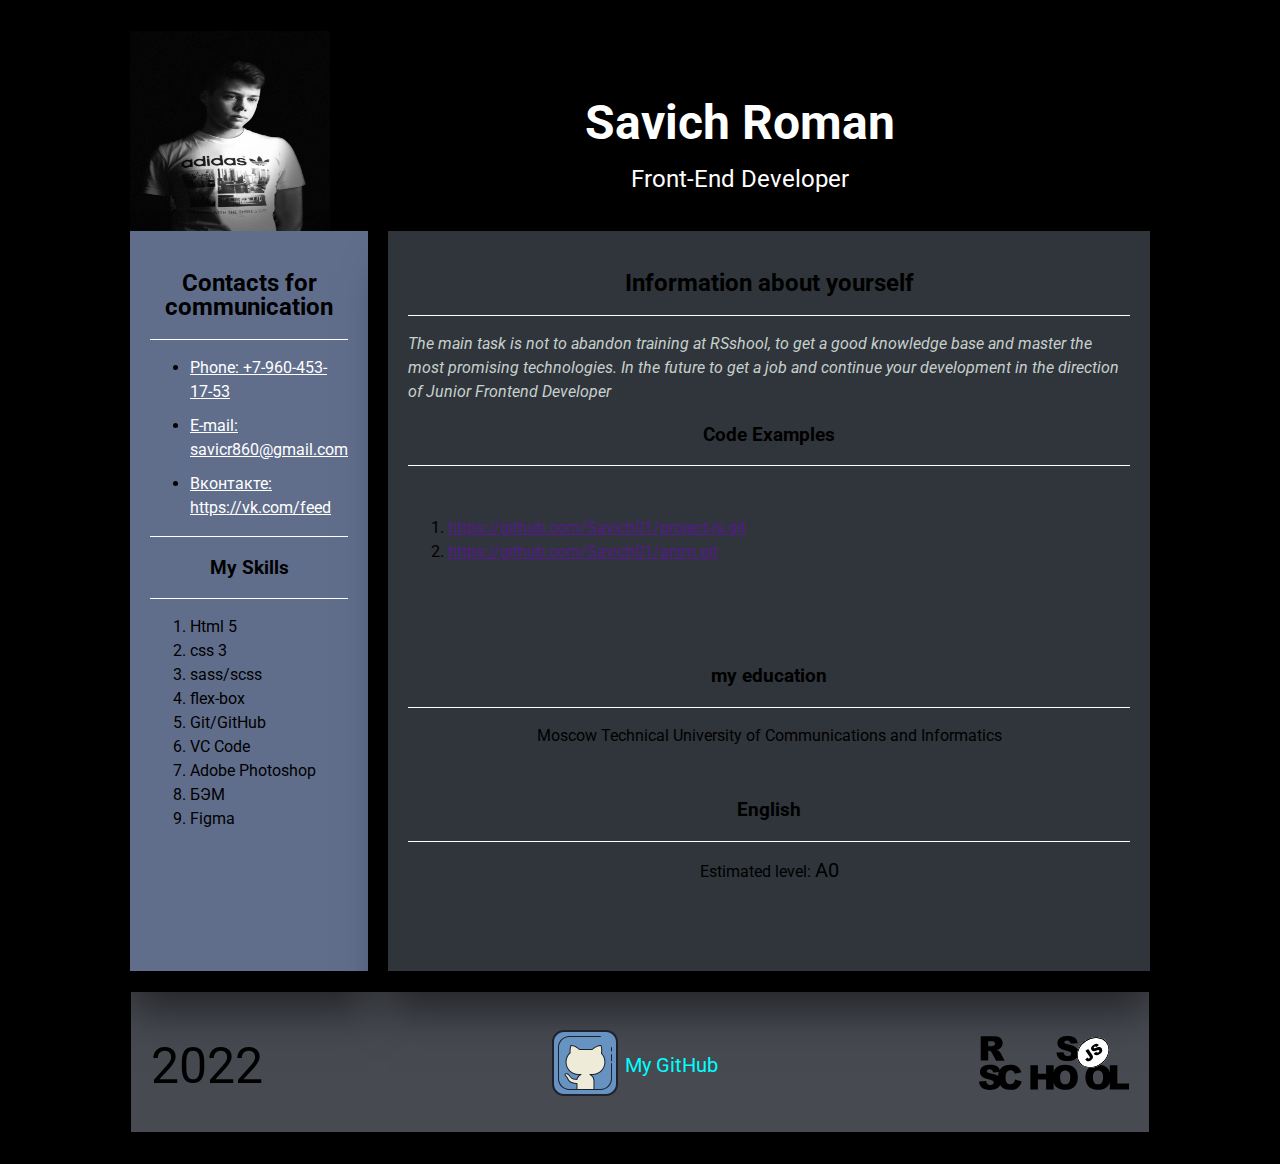
<file: index.html>
<!DOCTYPE html>
<html lang="en">
<head>
  <meta charset="UTF-8">
  <meta http-equiv="X-UA-Compatible" content="IE=edge">
  <meta name="viewport" content="width=device-width, initial-scale=1.0">
  <title>CV</title>
  <link rel="stylesheet" href="css/style.css">
  <link rel="preconnect" href="https://fonts.gstatic.com">
  <link href="https://fonts.googleapis.com/css2?family=Roboto:wght@100;300;500;700&display=swap" rel="stylesheet">
</head>
<body>
  
  <div class="wrapper">
    <header class="header">
      <div class="container">
        <div class="header-top">
          <div class="header-row">
            <div class="header-top__profile">
              <h1 class="header-top__title">Savich Roman</h1>
              <span>Front-End Developer</span>
            </div>
            <div class="header-top__images">
              <img class="header-top__img" src="images/img/my-photo.jpg" width="200" height="200" alt="My-photo">
            </div>
          </div>
        </div>
      </div>
    </header>
    <main class="main">
      <div class="main__row">
        <div class="sidebar">
          <div class="sidebar__title">
            <h2 class="title">Contacts for communication</h2>
          </div>
          <nav class="menu">
            <ul class="sidebar__list">
              <li class="sidebar__item">
                <a class="sidebar__link" href="tel:+79604531753">Phone: +7-960-453-17-53</a>
              </li>
              <li class="sidebar__item">
                <a class="sidebar__link" href="email:savicr860@gmail.com">E-mail: savicr860@gmail.com</a>
              </li>
              <li class="sidebar__item">
                <a class="sidebar__link" href="https://vk.com/feed">Вконтакте: https://vk.com/feed</a>
              </li>
            </ul>
          </nav>
          <section class="skills">
            <div class="skills-title">
              <h3 class="title">
                My Skills
              </h3>
            </div>
            <ol class="skills__list">
              <li class="skills__item">Html 5</li>
              <li class="skills__item">css 3</li>
              <li class="skills__item">sass/scss</li>
              <li class="skills__item">flex-box</li>
              <li class="skills__item">Git/GitHub</li>
              <li class="skills__item">VC Code</li>
              <li class="skills__item">Adobe Photoshop</li>
              <li class="skills__item">БЭМ</li>
              <li class="skills__item">Figma</li>
            </ol>
          </section>
        </div>
        <div class="content">
          <div class="content__title">
            <h2 class="title">Information about yourself</h2>
          </div>
            <p class="content__text">
              <i>
                The main task is not to abandon training at RSshool, to get a good knowledge base and master the most promising
                technologies. In the future to get a job and continue your development in the direction of Junior Frontend Developer
              </i>
            </p>
            <section class="code">
              <div class="code__subtitle">
                  <h3 class="subtitle">
                    Code Examples
                  </h3>
                </div>
                <div class="link">
                  <ol class="code__list">
                    <li class="code__item">
                      <a class="code__link" href="">https://github.com/Savich01/project-js.git</a>
                    </li>
                    <li class="code__item">
                      <a class="code__link" href="">https://github.com/Savich01/anim.git</a>
                    </li>
                  </ol>
                </div>
            </section>
            <section class="education">
              <div class="education__inner">
                <h3 class="education__title">my education</h3>
              </div>
              <p class="education__text">
                Moscow Technical University of Communications and Informatics
              </p>
            </section>
            <section class="english">
              <div class="english__inner">
                <h3 class="english__title">English</h3>
              </div>
              <p class="english__text">
                Estimated level:
                <span>A0</span>
              </p>
            </section>
        </div>
      </div>
    </main>
    <footer class="footer">
      <div class="footer__inner">
        <div class="footer__title">2022</div>
        <div class="footer__link">
          <a class="footer__git" href="https://github.com/Savich01">My GitHub</a>
        </div>
        <a class="images" href="https://rs.school/js/">
          <img class="footer__img" src="images/icons/rs_school_js.svg" alt="rs_school" width="150" height="100">
        </a>
      </div>
    </footer>
  </div>
</body>
</html>
</file>
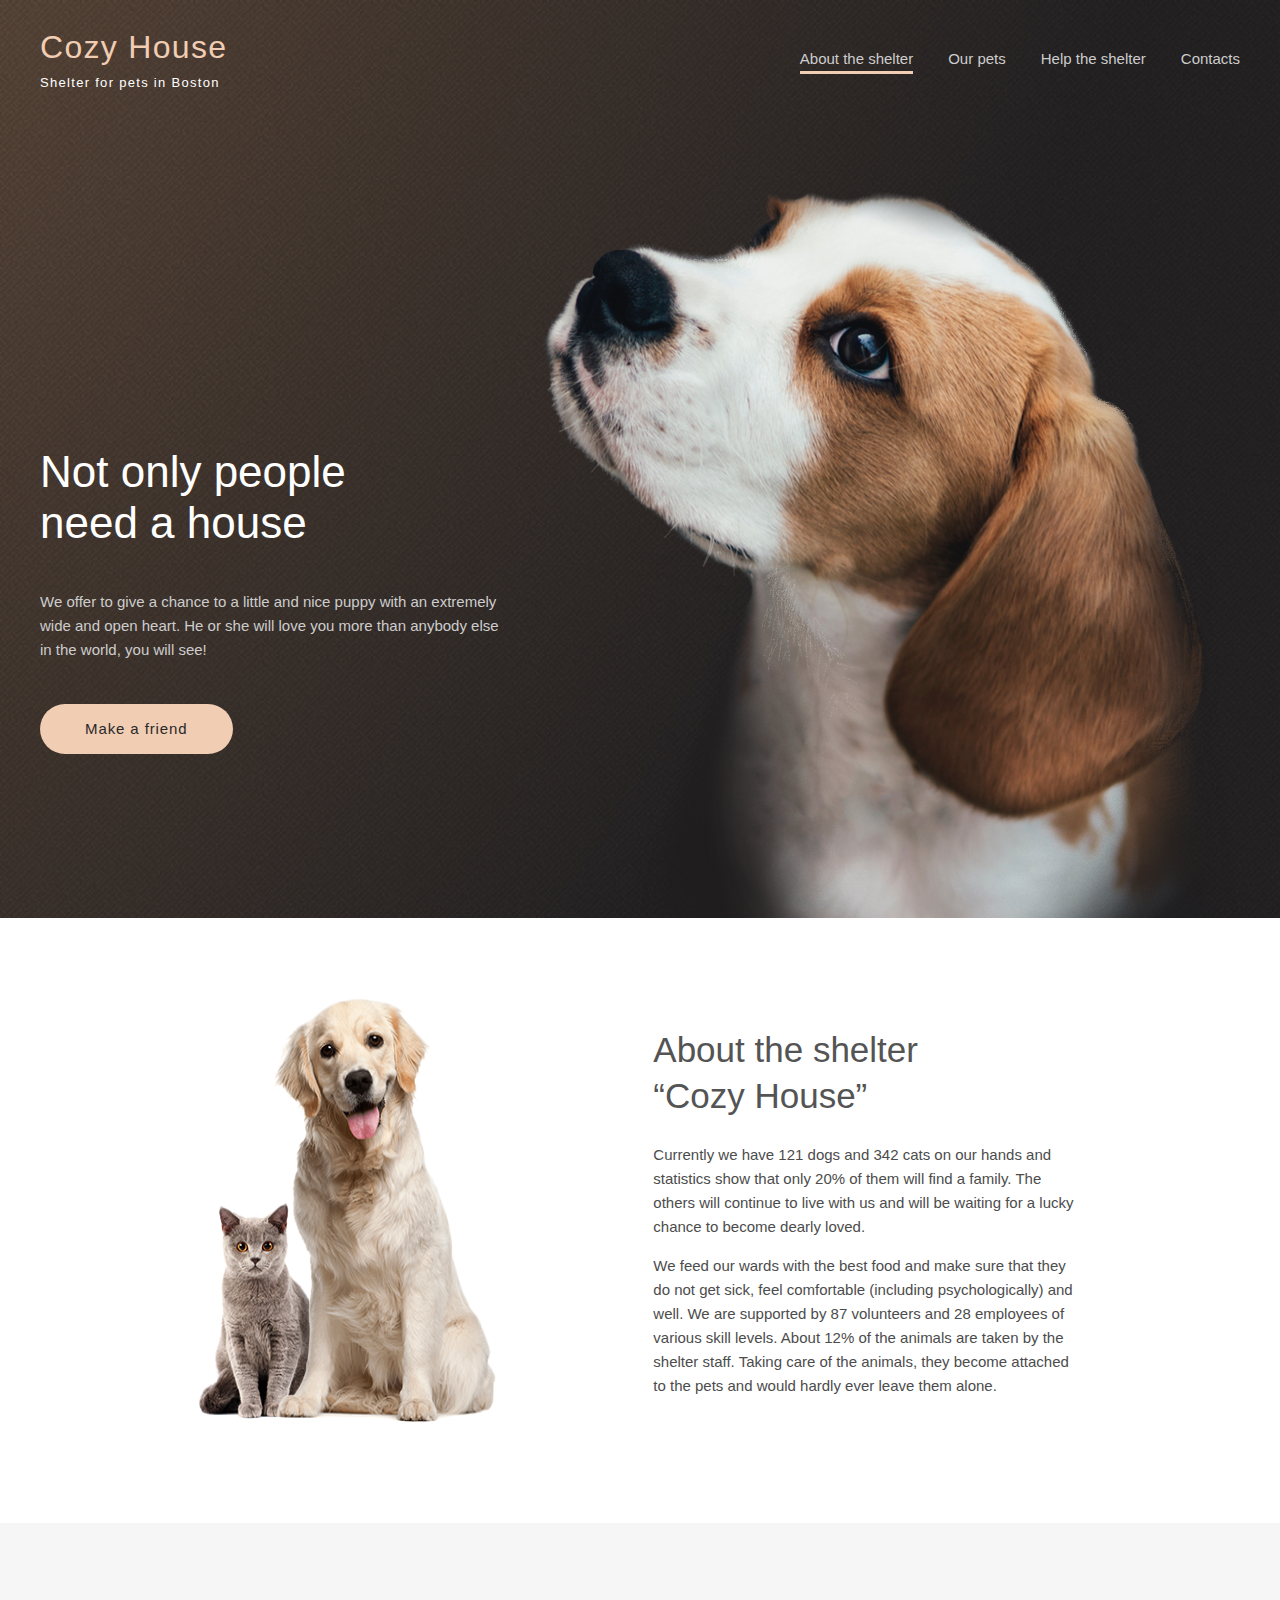
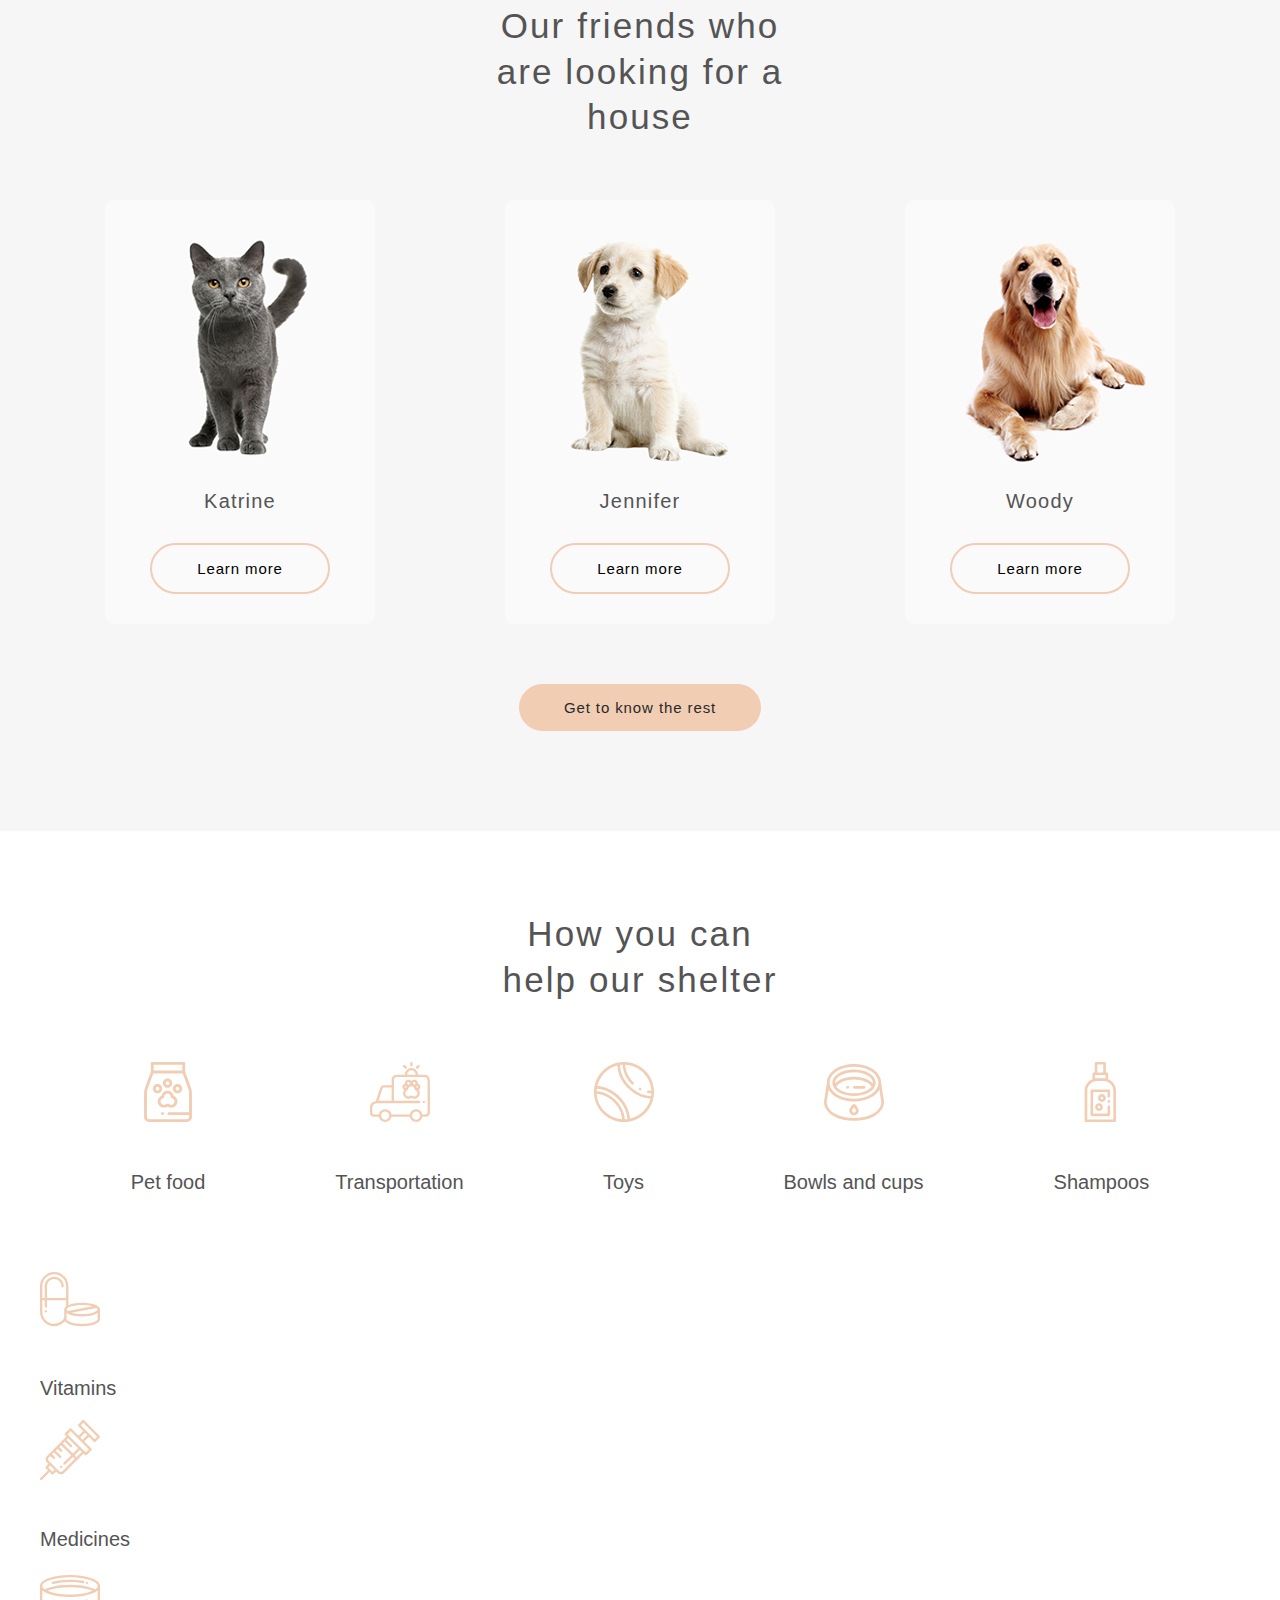
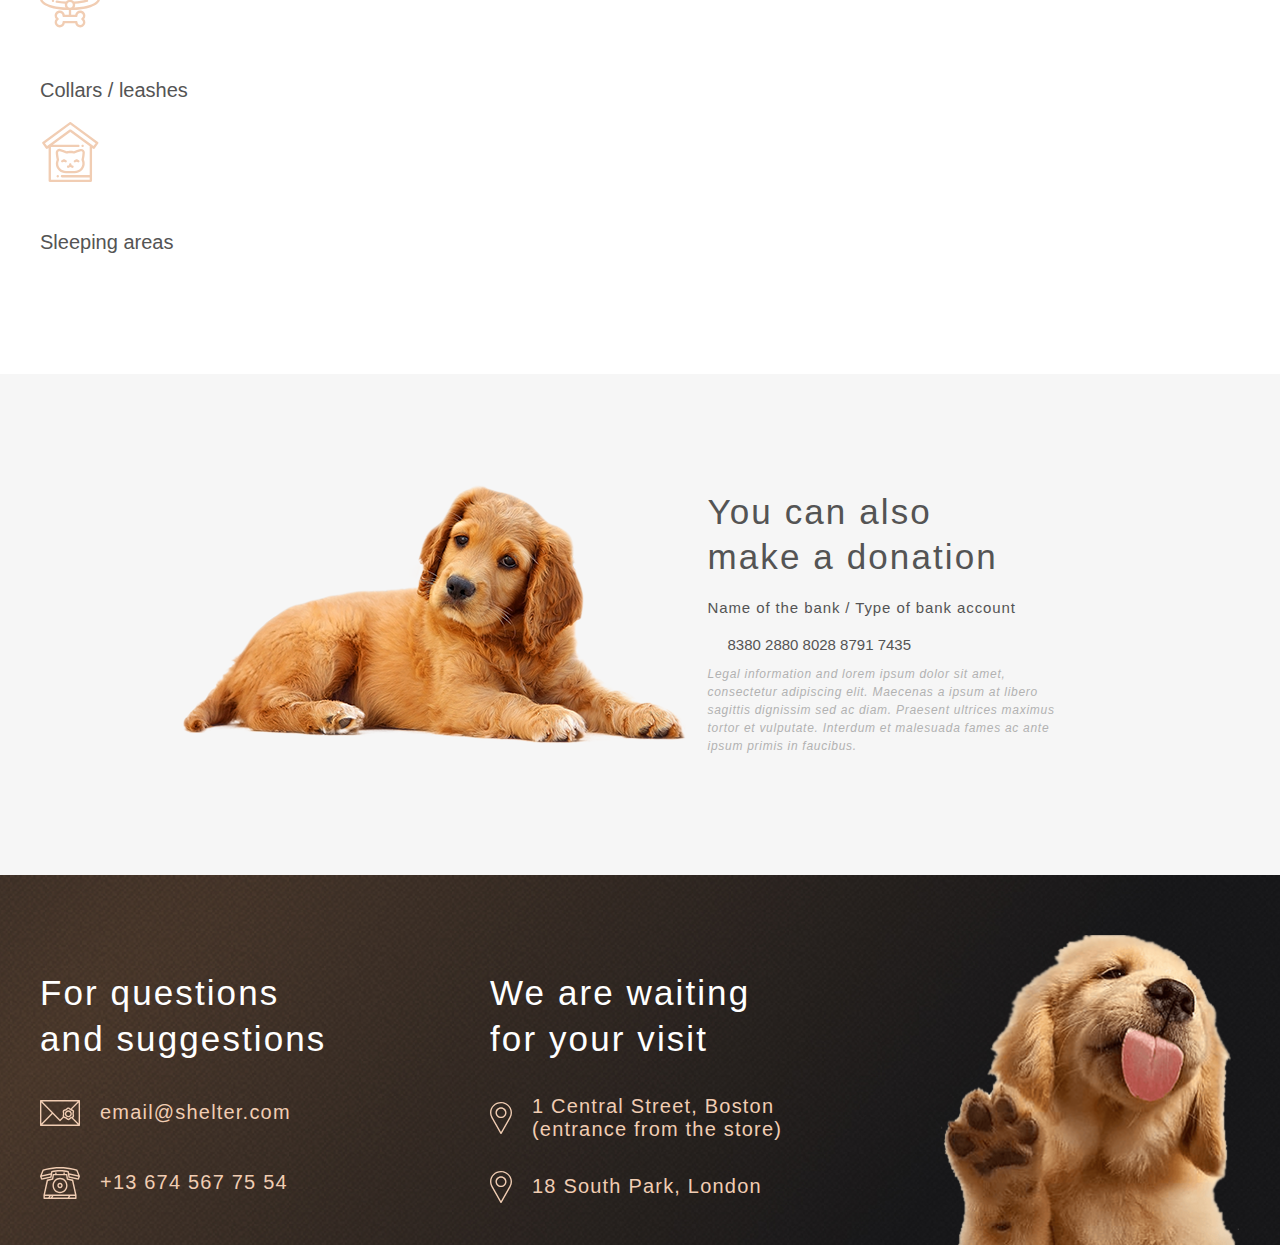
<file: shelter/pages/main/index.html>
<!DOCTYPE html>
<html lang="en">
<head>
  <meta charset="UTF-8">
  <meta http-equiv="X-UA-Compatible" content="IE=edge">
  <meta name="viewport" content="width=device-width, initial-scale=1.0">
  <link rel="stylesheet" href="css/normalize.css">
  <link rel="stylesheet" href="css/style.css">
  <title>shelter</title>
</head>
<body>
  

  <div class="wrapper">
    <header class="header">
      <div class="container _container">
        <div class="header-inner">
          <a class="header-logo" href="#">
            <span>Cozy House</span>
            Shelter for pets in Boston
          </a>
          <nav class="menu">
            <ul class="menu-list">
              <li class="menu-list__item menu-list__itemactive">
                <a class="menu-list__link" href="#">About the shelter</a>
              </li>
              <li class="menu-list__item">
                <a class="menu-list__link" href="#">Our pets</a>
              </li>
              <li class="menu-list__item">
                <a class="menu-list__link" href="#">Help the shelter</a>
              </li>
              <li class="menu-list__item">
                <a class="menu-list__link" href="#">Contacts</a>
              </li>
            </ul>
          </nav>
        </div>
        <section class="Notonly">
          <div class="Notonly-inner">
            <div class="Notonly-content">
              <h1 class="Notonly-title">Not only people need a house</h1>
              <p class="Notonly-text">We offer to give a chance to a little and nice puppy with an extremely wide and open heart. He or she will love you more
              than anybody else in the world, you will see!</p>
              <button class="Notonly-btn" href="#">
                Make a friend
              </button>
            </div>
            <img class="Notonly-img" src="img/dog.png" alt="img">
          </div>
        </section>
      </div>
    </header>
    <main class="main">
      <div class="container _container">
        <div class="About">
          <div class="About-inner">
            <img class="About-inner__img" src="img/dog-02.png" alt="img">
            <div class="About-inner__content">
              <h2 class="About-inner__title">
                About the shelter “Cozy House”
              </h2>
              <div class="About-inner__text">
                <p>
                  Currently we have 121 dogs and 342 cats on our hands and statistics show that only 20% of them will find a family. The
                  others will continue to live with us and will be waiting for a lucky chance to become dearly loved.
                </p>
                <p>
                  We feed our wards with the best food and make sure that they do not get sick, feel comfortable (including
                  psychologically) and well. We are supported by 87 volunteers and 28 employees of various skill levels. About 12% of the
                  animals are taken by the shelter staff. Taking care of the animals, they become attached to the pets and would hardly
                  ever leave them alone.
                </p>
              </div>
            </div>
          </div>
        </div>
      </div>
      <section class="OurFriends">
        <div class="container _container">
          <h2 class="OurFriends-title">
            Our friends who<br>
            are looking for a house
          </h2>
          <div class="OurFriends-inner">
              <div class="OurFriends-card__item">
                <img class="OurFriends-card__img" src="img/pets-katrine1.png" alt="img">
                <p class="OurFriends-card__title">Katrine</p>
                <button class="OurFriends-card__btn">Learn more</button>
              </div>
              <div class="OurFriends-card__item">
                <img class="OurFriends-card__img" src="img/pets-jennifer2.png" alt="img">
                <p class="OurFriends-card__title">Jennifer</p>
                <button class="OurFriends-card__btn">Learn more</button>
              </div>
              <div class="OurFriends-card__item">
                <img class="OurFriends-card__img" src="img/pets-woody3.png" alt="img">
                <p class="OurFriends-card__title">Woody</p>
                <button class="OurFriends-card__btn">Learn more</button>
              </div>
          </div>
          <button class="OurFriends-button">Get to know the rest</button>
        </div>
      </section>
      <section class="Help">
        <div class="container _container">
          <h3 class="Help-title">
            How you can help
            our shelter
          </h3>
          <div class="Help-row">
            <div class="Help-row__item">
              <img class="Help-row__img" src="img/icon-pet-food01.svg" alt="img">
              <p class="Help-row__text">Pet food</p>
            </div>
            <div class="Help-row__item">
              <img class="Help-row__img" src="img/icon-transportation02.svg" alt="img">
              <p class="Help-row__text">Transportation</p>
            </div>
            <div class="Help-row__item">
              <img class="Help-row__img" src="img/icon-toys03.svg" alt="img">
              <p class="Help-row__text">Toys</p>
            </div>
            <div class="Help-row__item">
              <img class="Help-row__img" src="img/icon-bowls04.svg" alt="img">
              <p class="Help-row__text">Bowls and cups</p>
            </div>
            <div class="Help-row__item">
              <img class="Help-row__img" src="img/icon-shampoos05.svg" alt="img">
              <p class="Help-row__text">Shampoos</p>
            </div>
          </div>
          <div class="Help-row2">
            <div class="Help-row__item">
              <img class="Help-row__img" src="img/icon-vitamins06.svg" alt="img">
              <p class="Help-row__text">Vitamins</p>
            </div>
            <div class="Help-row__item">
              <img class="Help-row__img" src="img/icon-medicines07.svg" alt="img">
              <p class="Help-row__text">Medicines</p>
            </div>
            <div class="Help-row__item">
              <img class="Help-row__img" src="img/Collars/icon-collars-leashes.svg" alt="img">
              <p class="Help-row__text">Collars / leashes</p>
            </div>
            <div class="Help-row__item">
              <img class="Help-row__img" src="img/icon-sleeping-area09.svg" alt="img">
              <p class="Help-row__text">Sleeping areas</p>
            </div>
          </div>
        </div>
      </section>
      <section class="Inaddition">
        <div class="container _container">
          <div class="Inaddition-inner">
            <img class="Inaddition-img" src="img/donation-dog.png" alt="img">
            <div class="Inaddition-content">
              <h3 class="Inaddition-title">
                You can also make a donation
              </h3>
              <p class="Inaddition-subtitle">
                Name of the bank / Type of bank account
              </p>
              <a class="Inaddition-item" href="#">
                8380 2880 8028 8791 7435
              </a>
              <p class="Inaddition-text">
                Legal information and lorem ipsum dolor sit amet, consectetur adipiscing elit. Maecenas a ipsum at libero sagittis
                dignissim sed ac diam. Praesent ultrices maximus tortor et vulputate. Interdum et malesuada fames ac ante ipsum primis
                in faucibus.
              </p>
            </div>
          </div>
        </div>
      </section>
    </main>
    <footer class="footer">
      <div class="container _container">
        <div class="footer-row">
            <div class="footer-item">
              <h3 class="footer-item__title">
                For questions and suggestions
              </h3>
              <a class="footer-item__email" href="mailto:email@shelter.com">
                email@shelter.com
              </a>
              <a class="footer-item__tel" href="tel:+136745677554">
                +13 674 567 75 54
              </a>
          </div>

          <div class="footer-item">
            <h3 class="footer-item__title footer-item__titleBottom">
              We are waiting for your visit
            </h3>
            <a class="footer-item__city" href="#">
              1 Central Street, Boston (entrance from the store)
            </a>
            <a class="footer-item__street" href="#">
              18 South Park, London
            </a>
          </div>

          <img class="footer-img" src="img/footer-puppy.png" alt="puppy">
        </div>
      </div>
    </footer>
  </div>


</body>
</html>
</file>
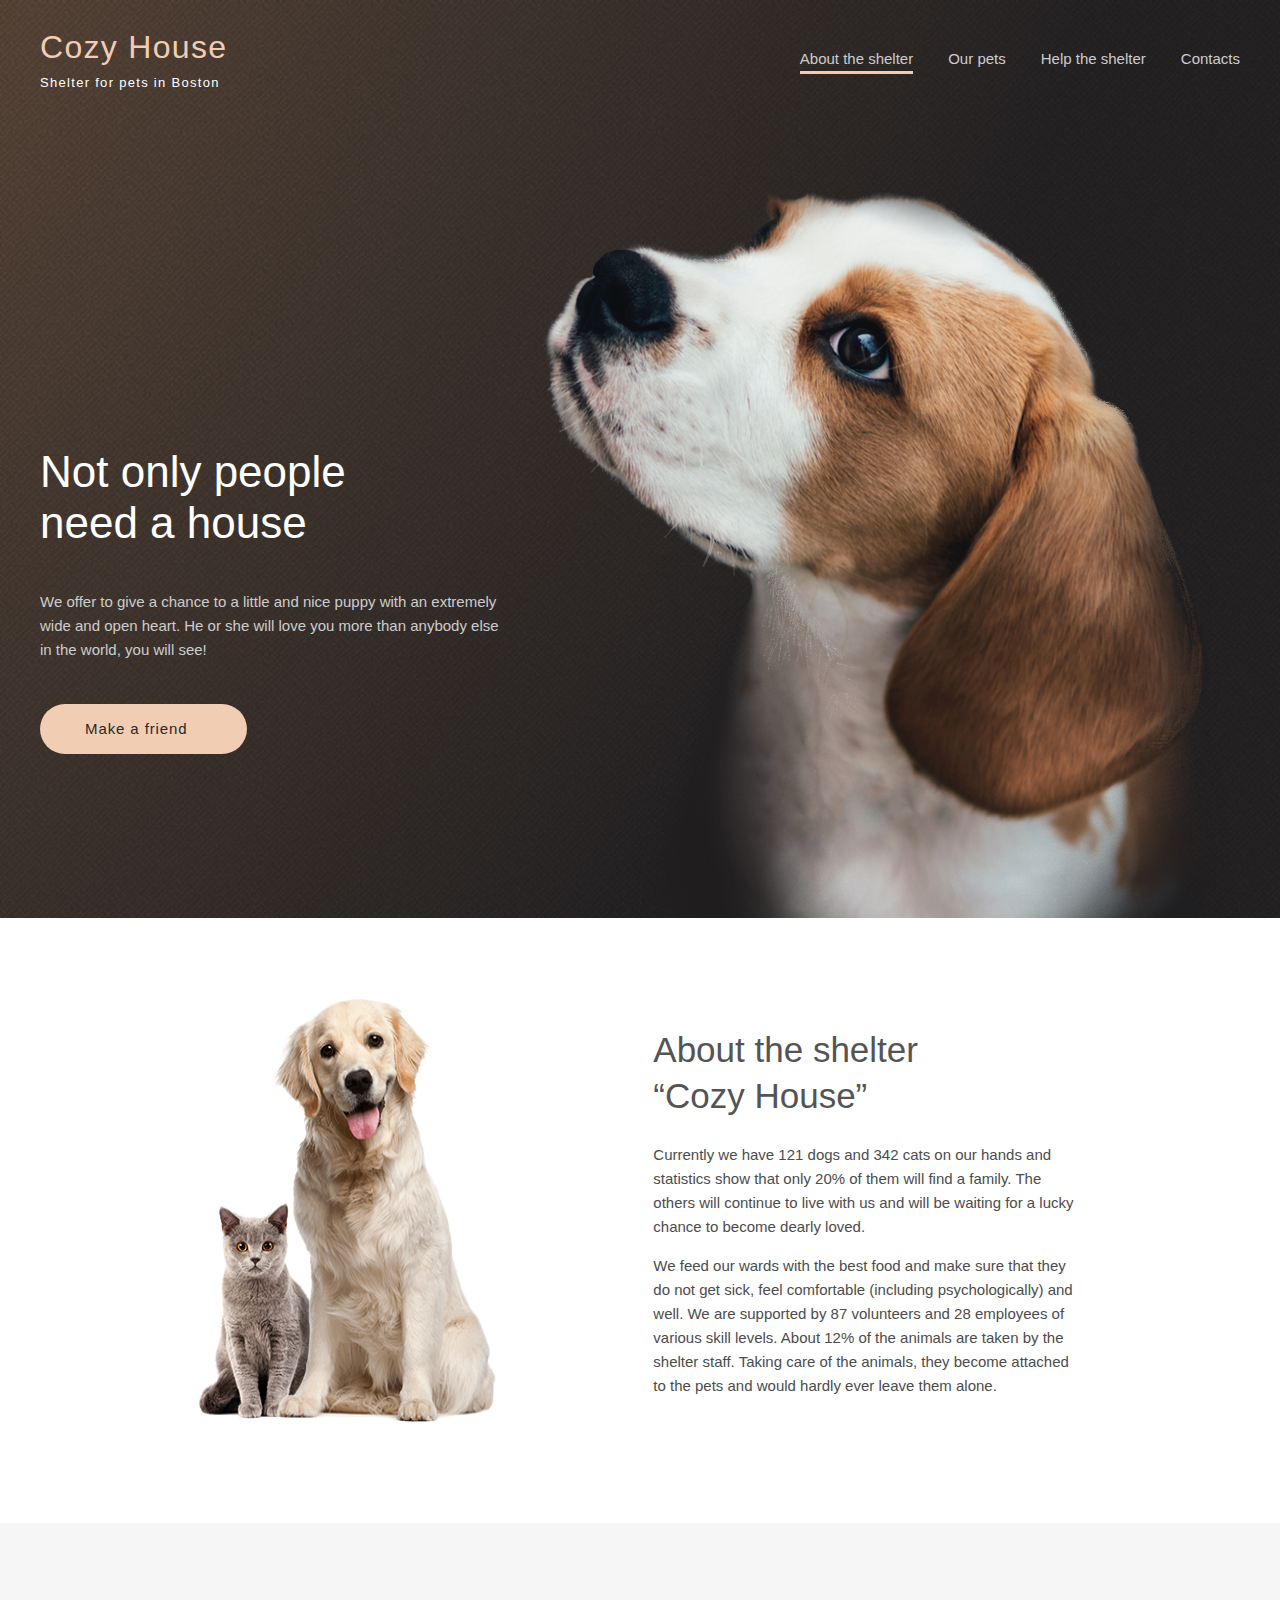
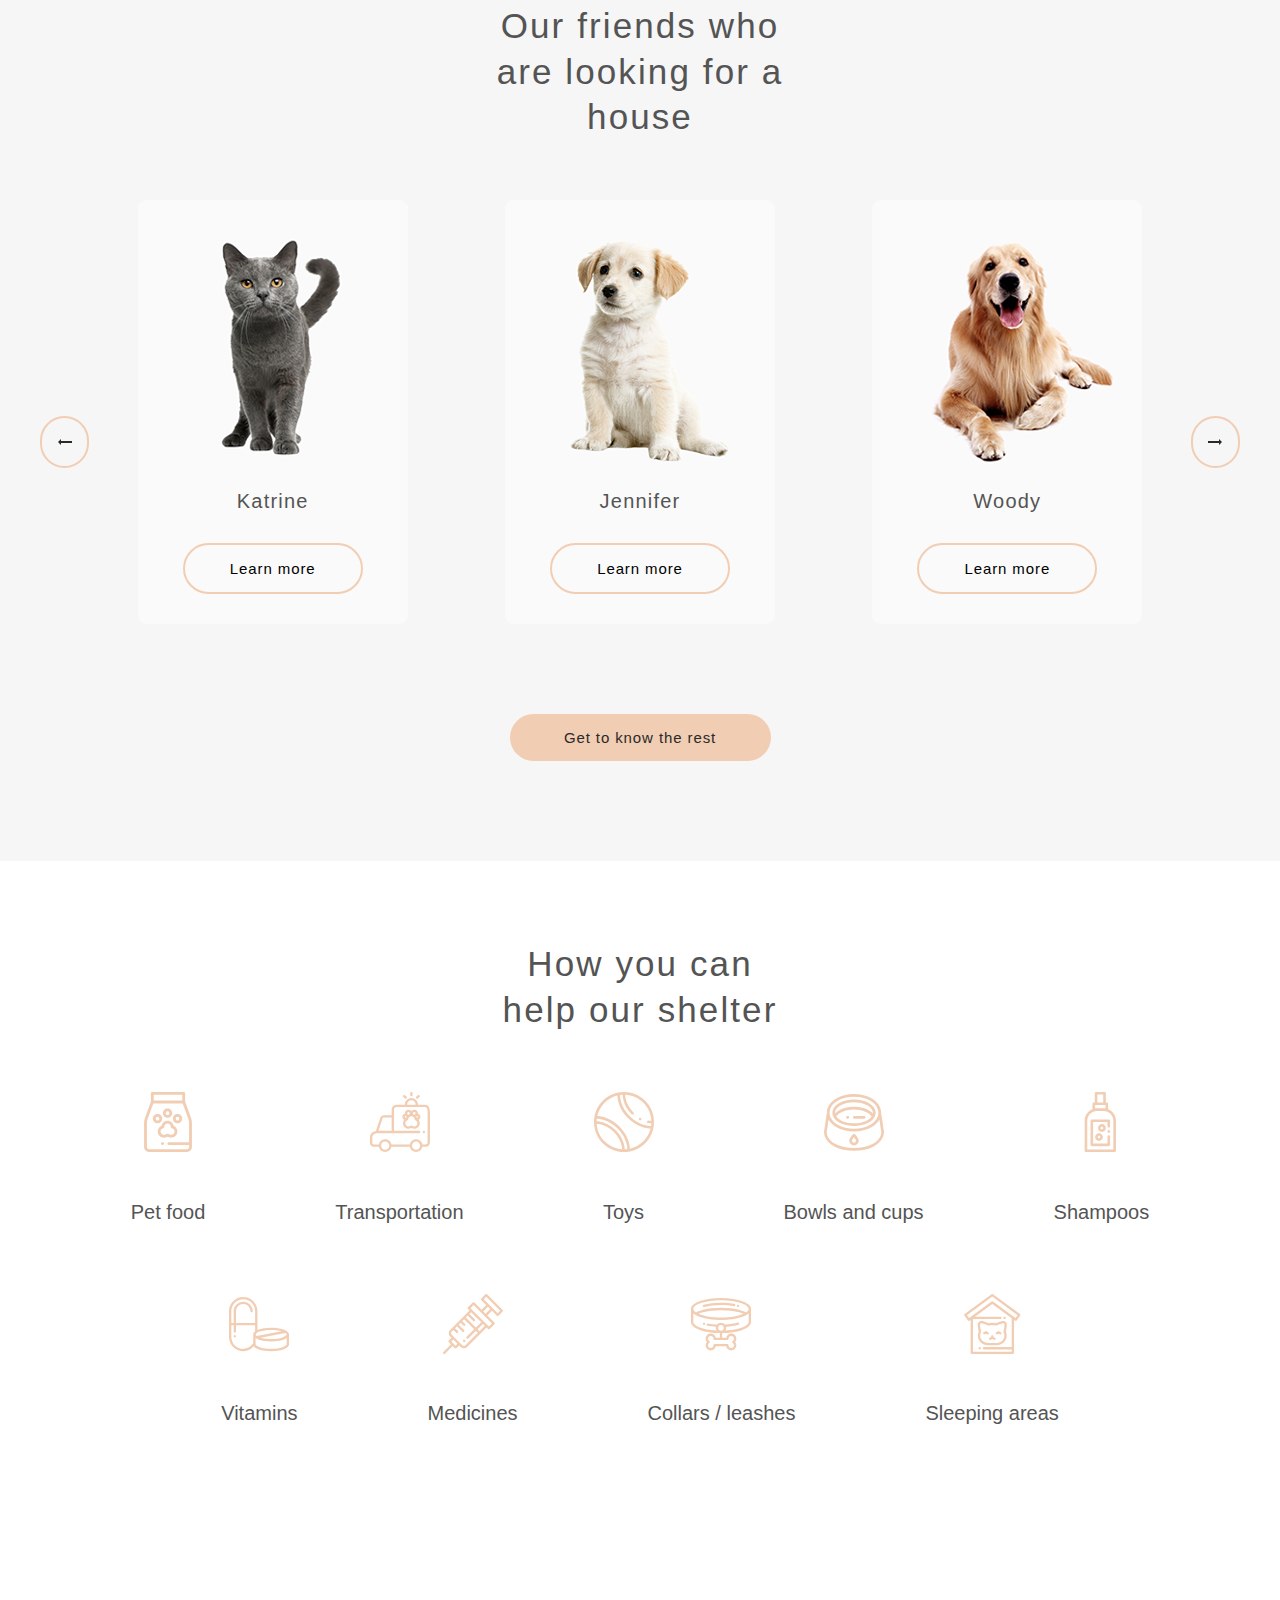
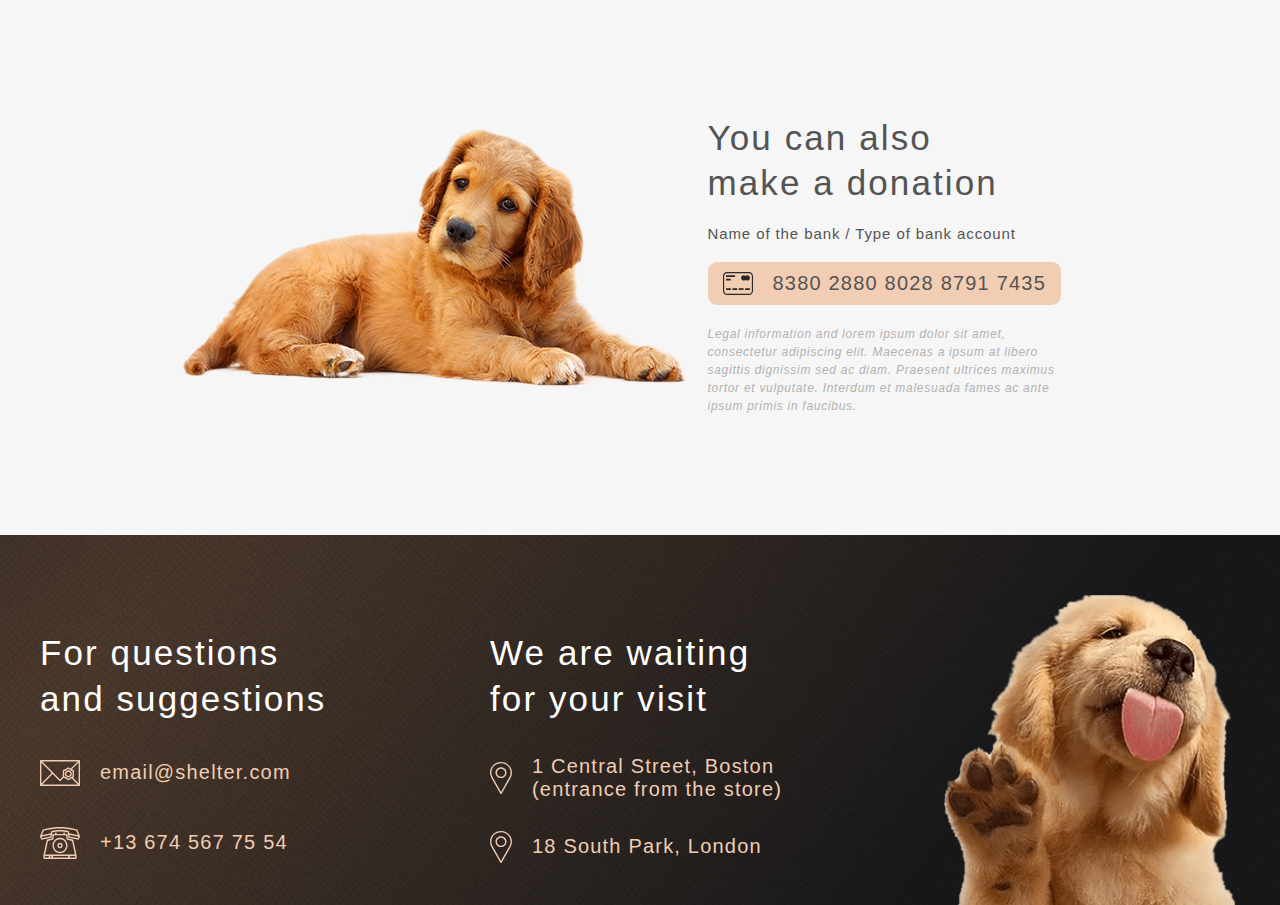
<file: shelter/pages/main/main.html>
<!DOCTYPE html>
<html lang="en">
<head>
  <meta charset="UTF-8">
  <meta http-equiv="X-UA-Compatible" content="IE=edge">
  <meta name="viewport" content="width=device-width, initial-scale=1.0">
  <link rel="stylesheet" href="css/normalize.css">
  <link rel="stylesheet" href="css/style.css">
  <title>shelter</title>
</head>
<body>
  

  <div class="wrapper">
    <header class="header">
      <div class="container _container">
        <div class="header-inner">
          <a class="header-logo" href="#">
            <span>Cozy House</span>
            Shelter for pets in Boston
          </a>
          <div class="burger-box">
            <div class="burger-box1"></div>
            <div class="burger-box2"></div>
            <div class="burger-box3"></div>
          </div>
          <nav class="menu">
            <ul class="menu-list">
              <li class="menu-list__item menu-list__itemactive">
                <a class="menu-list__link" href="main.html">About the shelter</a>
              </li>
              <li class="menu-list__item">
                <a class="menu-list__link" href="../pets/pets.html">Our pets</a>
              </li>
              <li class="menu-list__item">
                <a class="menu-list__link" href="#Help">Help the shelter</a>
              </li>
              <li class="menu-list__item">
                <a class="menu-list__link" href="#footer">Contacts</a>
              </li>
            </ul>
          </nav>
        </div>
        <section class="Notonly">
          <div class="Notonly-inner">
            <div class="Notonly-content">
              <h1 class="Notonly-title">Not only people need a house</h1>
              <p class="Notonly-text">We offer to give a chance to a little and nice puppy with an extremely wide and open heart. He or she will love you more
              than anybody else in the world, you will see!</p>
              <a class="Notonly-btn" href="#friends">
                Make a friend
              </a>
            </div>
            <img class="Notonly-img" src="img/dog.png" alt="img">
          </div>
        </section>
      </div>
    </header>
    <main class="main">
      <div class="container _container">
        <div class="About">
          <div class="About-inner">
            <img class="About-inner__img" src="img/dog-02.png" alt="img">
            <div class="About-inner__content">
              <h2 class="About-inner__title">
                About the shelter “Cozy House”
              </h2>
              <div class="About-inner__text">
                <p>
                  Currently we have 121 dogs and 342 cats on our hands and statistics show that only 20% of them will find a family. The
                  others will continue to live with us and will be waiting for a lucky chance to become dearly loved.
                </p>
                <p>
                  We feed our wards with the best food and make sure that they do not get sick, feel comfortable (including
                  psychologically) and well. We are supported by 87 volunteers and 28 employees of various skill levels. About 12% of the
                  animals are taken by the shelter staff. Taking care of the animals, they become attached to the pets and would hardly
                  ever leave them alone.
                </p>
              </div>
            </div>
          </div>
        </div>
      </div>
       
      <section class="OurFriends">
        <div class="container _container">
          <h2 class="OurFriends-title" id="friends">
            Our friends who<br>
            are looking for a house
          </h2>

            <div class="OurFriends-row">
              <button class="OurFriends-btn__left OurFriends-btn__left-After"></button>
            <div class="OurFriends-inner">
                <div class="OurFriends-card__item">
                  <img class="OurFriends-card__img" src="img/pets-katrine1.png" alt="img">
                  <p class="OurFriends-card__title">Katrine</p>
                  <button class="OurFriends-card__btn">Learn more</button>
                </div>
                <div class="OurFriends-card__item OurFriends-card__itemJen">
                  <img class="OurFriends-card__img" src="img/pets-jennifer2.png" alt="img">
                  <p class="OurFriends-card__title">Jennifer</p>
                  <button class="OurFriends-card__btn">Learn more</button>
                </div>
                <div class="OurFriends-card__item OurFriends-card__itemwoody">
                  <img class="OurFriends-card__img" src="img/pets-woody3.png" alt="img">
                  <p class="OurFriends-card__title">Woody</p>
                  <button class="OurFriends-card__btn">Learn more</button>
                </div>
              </div>
              <button class="OurFriends-btn__right OurFriends-btn__left-Before"></button>
            </div>
            </div>
          <a class="OurFriends-button" href="../pets/pets.html">
            Get to know the rest
          </a>
      </section>
      
      <section class="Help">
        <div class="container _container">
          <h3 class="Help-title" id="Help">
            How you can help
            our shelter
          </h3>
            <div class="Help-row">
                <div class="Help-row__item">
                  <img class="Help-row__img" src="img/icon-pet-food01.svg" alt="img">
                  <p class="Help-row__text">Pet food</p>
                </div>
                <div class="Help-row__item">
                  <img class="Help-row__img" src="img/icon-transportation02.svg" alt="img">
                  <p class="Help-row__text">Transportation</p>
                </div>
                <div class="Help-row__item">
                  <img class="Help-row__img" src="img/icon-toys03.svg" alt="img">
                  <p class="Help-row__text">Toys</p>
                </div>
                <div class="Help-row__item">
                  <img class="Help-row__img" src="img/icon-bowls04.svg" alt="img">
                  <p class="Help-row__text">Bowls and cups</p>
                </div>
                <div class="Help-row__item">
                  <img class="Help-row__img" src="img/icon-shampoos05.svg" alt="img">
                  <p class="Help-row__text">Shampoos</p>
                </div>
                <div class="Help-row__item">
                <img class="Help-row__img" src="img/icon-vitamins06.svg" alt="img">
                <p class="Help-row__text">Vitamins</p>
              </div>
              <div class="Help-row__item">
                <img class="Help-row__img" src="img/icon-medicines07.svg" alt="img">
                <p class="Help-row__text">Medicines</p>
              </div>
              <div class="Help-row__item">
                <img class="Help-row__img" src="img/Collars/icon-collars-leashes.svg" alt="img">
                <p class="Help-row__text">Collars / leashes</p>
              </div>
              <div class="Help-row__item">
                <img class="Help-row__img" src="img/icon-sleeping-area09.svg" alt="img">
                <p class="Help-row__text">Sleeping areas</p>
              </div>
              </div>
        </div>
      </section>
      
      <section class="Inaddition">
        <div class="container _container">
          <div class="Inaddition-inner">
            <img class="Inaddition-img" src="img/donation-dog.png" alt="img">
            <div class="Inaddition-content">
              <h3 class="Inaddition-title">
                You can also make a donation
              </h3>
              <p class="Inaddition-subtitle">
                Name of the bank / Type of bank account
              </p>
              <div class="Inaddition-item__row">
                <img class="Inaddition-item__img" src="img/credit-card.svg" alt="img">
                <a class="Inaddition-item" href="#">
                8380 2880 8028 8791 7435
              </a>
              </div>
              <p class="Inaddition-text">
                Legal information and lorem ipsum dolor sit amet, consectetur adipiscing elit. Maecenas a ipsum at libero sagittis
                dignissim sed ac diam. Praesent ultrices maximus tortor et vulputate. Interdum et malesuada fames ac ante ipsum primis
                in faucibus.
              </p>
            </div>
          </div>
        </div>
      </section>
    </main>

    <footer class="footer">
      <div class="container _container">
        <div class="footer-row">
            <div class="footer-item">
              <h3 class="footer-item__title" id="footer">
                For questions and suggestions
              </h3>
              <a class="footer-item__email" href="mailto:email@shelter.com">
                email@shelter.com
              </a>
              <a class="footer-item__tel" href="tel:+136745677554">
                +13 674 567 75 54
              </a>
          </div>

          <div class="footer-item">
            <h3 class="footer-item__title footer-item__titleBottom">
              We are waiting for your visit
            </h3>
            <a class="footer-item__city" href="https://goo.gl/maps/BvGeYZ8XHBB4P5rn9">
              1 Central Street, Boston (entrance from the store)
            </a>
            <a class="footer-item__street" href="https://goo.gl/maps/BvGeYZ8XHBB4P5rn9">
              18 South Park, London
            </a>
          </div>

          <img class="footer-img" src="img/footer-puppy.png" alt="puppy">
        </div>
      </div>
    </footer> 
  </div>


</body>
</html>
</file>
<file: css/style.css>
*::after,
*::before{
  box-sizing: border-box;
}
html{
  font-size: 62.5%;
}
body{
  font-family: 'Roboto', sans-serif;
  background-color: #000;
  font-size: 1.6rem;
  line-height: 2.4rem;
  
}

/* ----------------------------- */
.wrapper{
  border: 1px solid #000;
  min-height: 100vh;
  max-width: 102rem;
  margin: 3rem auto;
}

.header{
  height: 20rem;
}
.header-row{
  display: flex;
  align-items: center;
}
.header-top__profile{
  color: #fff;
  text-align: center;
  margin: 0 auto;
  font-size: 2.4rem;
}
.header-top__images{
  order: -1;
}
.main__row{
  display: flex;
  justify-content: space-between;
}
.sidebar{
  padding: 2rem;
  width: 20rem;
  margin-right: 2rem;
  background-color: #606E8C;
  box-shadow: 0rem 4rem 4rem rgba(0, 0, 0, .5);
}
.content{
  padding: 2rem;
  width: 78rem;
  height: 70rem;
  background-color: #2F353B;
  box-shadow: 0rem 4rem 4rem rgba(0, 0, 0, .5);
}
.footer{
  border: 1px solid #000;
  height: 10rem;
  background-color: #474A51;
  padding: 2rem;
  box-shadow: 0rem 4rem 4rem rgba(0, 0, 0, .5);
  margin-top: 2rem;
}
.sidebar__title{
  text-align: center;
  border-bottom: 1px solid #fff;
}
.menu{
  border-bottom: 1px solid #fff;
}
.sidebar__item{
  margin-bottom: 1rem;
  transition: all .3s;
}
.sidebar__item:hover{
  color: red;
}
.sidebar__link{
  color: #fff;
}
.content__title{
  border-bottom: 1px solid #fff;
  text-align: center;
}
.content__text{
  color: #C7D0CC;
}
.skills-title{
  border-bottom: 1px solid #fff;
}
.title{
  text-align: center;
}
.skills__item{
  transition: all .4s;
  cursor: pointer;
}
.skills__item:hover{
  transform: scale(1.1);
}
.code__link{
  display: block;
}
.code__subtitle{
  text-align: center;
  border-bottom: 1px solid #fff;
}
.link{
  margin-top: 5rem;
}
.education{
  margin-top: 10rem;
}
.education__inner{
  border-bottom: 1px solid #fff;
}
.education__title{
  text-align: center;
}
.education__text{
  text-align: center;
}
.english{
  text-align: center;
  margin-top: 5rem;
}
.english__inner{
  border-bottom: 1px solid #fff;
}
.english__text span{
  font-size: 2rem;
}
.footer__inner{
  display: flex;
  justify-content: space-between;
  align-items: center;
}
.footer__title{
  font-size: 5rem;
}
.footer__link{
  position: relative;
}
.footer__git{
  padding-left: 10rem;
  display: inline-block;
  font-size: 2rem;
  text-decoration: none;
  color: aqua;
}
.footer__git::before{
  content: '';
  position: absolute;
  background: url('/images/icons/icons-github.svg') 0 0 no-repeat;
  width: 10rem;
  height: 10rem;
  top: -4rem;
  left: 1rem;
}
</file>
<file: shelter/pages/main/css/style.css>
@font-face {
  font-family: 'Georgia', sans-serif;
  src: url("../fonts/Georgia.woff2"), url("../fonts/Georgia.woff");
  font-display: swap;
}

@font-face {
  font-family: 'Arial', sans-serif;
  src: url("../fonts/ArialMT.woff2"), url("../fonts/ArialMT.woff");
  font-display: swap;
}

/* line 19, ../../../../rsschool-cv/shelter/pages/main/scss/style.scss */
:root {
  scroll-behavior: smooth;
}

/* line 23, ../../../../rsschool-cv/shelter/pages/main/scss/style.scss */
*,
*::after,
*::before {
  box-sizing: border-box;
}

/* line 29, ../../../../rsschool-cv/shelter/pages/main/scss/style.scss */
html {
  font-size: 62.5%;
}

@media (max-width: 1260px) {
  /* line 29, ../../../../rsschool-cv/shelter/pages/main/scss/style.scss */
  html {
    font-size: 60.25%;
  }
}

@media (max-width: 992px) {
  /* line 29, ../../../../rsschool-cv/shelter/pages/main/scss/style.scss */
  html {
    font-size: 60%;
  }
}

@media (max-width: 900px) {
  /* line 29, ../../../../rsschool-cv/shelter/pages/main/scss/style.scss */
  html {
    font-size: 55%;
  }
}

@media (max-width: 768px) {
  /* line 29, ../../../../rsschool-cv/shelter/pages/main/scss/style.scss */
  html {
    font-size: 50%;
  }
}

@media (max-width: 600px) {
  /* line 29, ../../../../rsschool-cv/shelter/pages/main/scss/style.scss */
  html {
    font-size: 30%;
  }
}

@media (max-width: 420px) {
  /* line 29, ../../../../rsschool-cv/shelter/pages/main/scss/style.scss */
  html {
    font-size: 40%;
  }
}

@media (min-width: 1800px) {
  /* line 29, ../../../../rsschool-cv/shelter/pages/main/scss/style.scss */
  html {
    font-size: 75%;
  }
}

/* line 54, ../../../../rsschool-cv/shelter/pages/main/scss/style.scss */
body {
  font-family: 'Arial', sans-serif;
  font-size: 1.5rem;
  font-weight: 400;
}

/* line 60, ../../../../rsschool-cv/shelter/pages/main/scss/style.scss */
.wrapper {
  background-color: #F6F6F6;
}

/* line 64, ../../../../rsschool-cv/shelter/pages/main/scss/style.scss */
._container {
  max-width: 128rem;
  padding: 0rem 4rem;
  margin: 0 auto;
}

/* line 70, ../../../../rsschool-cv/shelter/pages/main/scss/style.scss */
.header {
  background: url("../img/bg-01.jpg") 0 0 no-repeat;
  background-position: center;
  background-size: cover;
}

/* line 76, ../../../../rsschool-cv/shelter/pages/main/scss/style.scss */
.header-logo {
  color: #fff;
  font-size: 1.3rem;
  line-height: 1.5rem;
  letter-spacing: 0.1em;
}

/* line 81, ../../../../rsschool-cv/shelter/pages/main/scss/style.scss */
.header-logo span {
  font-family: 'Georgia', sans-serif;
  display: block;
  color: #F1CDB3;
  font-size: 3.2rem;
  line-height: 110%;
  margin-bottom: 1rem;
}

/* line 91, ../../../../rsschool-cv/shelter/pages/main/scss/style.scss */
.header-inner {
  display: flex;
  align-items: center;
  justify-content: space-between;
  padding-top: 3rem;
}

/* line 98, ../../../../rsschool-cv/shelter/pages/main/scss/style.scss */
.burger-box {
  width: 3rem;
  height: 2.2rem;
  position: relative;
}

/* line 103, ../../../../rsschool-cv/shelter/pages/main/scss/style.scss */
.burger-box {
  display: none;
}

@media (max-width: 420px) {
  /* line 103, ../../../../rsschool-cv/shelter/pages/main/scss/style.scss */
  .burger-box {
    display: block;
    cursor: pointer;
  }
}

/* line 111, ../../../../rsschool-cv/shelter/pages/main/scss/style.scss */
.burger-box1 {
  position: absolute;
  border-top: 1px solid #fff;
  width: 3rem;
  height: .2rem;
  top: 0;
}

/* line 118, ../../../../rsschool-cv/shelter/pages/main/scss/style.scss */
.burger-box2 {
  position: absolute;
  border-bottom: 1px solid #fff;
  width: 3rem;
  height: .2rem;
  top: 50%;
  transform: translateY(-50%);
}

/* line 126, ../../../../rsschool-cv/shelter/pages/main/scss/style.scss */
.burger-box3 {
  position: absolute;
  border-bottom: 1px solid #fff;
  width: 3rem;
  height: .2rem;
  bottom: 0;
}

@media (max-width: 420px) {
  /* line 134, ../../../../rsschool-cv/shelter/pages/main/scss/style.scss */
  .menu {
    display: none;
  }
}

/* line 138, ../../../../rsschool-cv/shelter/pages/main/scss/style.scss */
.menu-list {
  display: flex;
}

/* line 140, ../../../../rsschool-cv/shelter/pages/main/scss/style.scss */
.menu-list__item {
  border-bottom: .3rem solid transparent;
  transition: all .3s;
  position: relative;
}

/* line 145, ../../../../rsschool-cv/shelter/pages/main/scss/style.scss */
.menu-list__item:not(:last-child) {
  margin-right: 3.5rem;
}

/* line 148, ../../../../rsschool-cv/shelter/pages/main/scss/style.scss */
.menu-list__item:hover {
  border-bottom: .3rem solid #F1CDB3;
}

/* line 151, ../../../../rsschool-cv/shelter/pages/main/scss/style.scss */
.menu-list__link {
  color: #CDCDCD;
  line-height: 160%;
}

/* line 155, ../../../../rsschool-cv/shelter/pages/main/scss/style.scss */
.menu-list__link:hover {
  color: #fff;
}

/* line 159, ../../../../rsschool-cv/shelter/pages/main/scss/style.scss */
.menu-list__itemactive {
  border-bottom: .3rem solid #F1CDB3;
}

/* line 166, ../../../../rsschool-cv/shelter/pages/main/scss/style.scss */
.Notonly-inner {
  display: flex;
  align-items: center;
  justify-content: space-between;
}

@media (max-width: 768px) {
  /* line 166, ../../../../rsschool-cv/shelter/pages/main/scss/style.scss */
  .Notonly-inner {
    display: block;
    width: 100%;
  }
}

@media (max-width: 420px) {
  /* line 166, ../../../../rsschool-cv/shelter/pages/main/scss/style.scss */
  .Notonly-inner {
    display: flex;
    align-items: center;
    flex-direction: column;
  }
}

/* line 181, ../../../../rsschool-cv/shelter/pages/main/scss/style.scss */
.Notonly-content {
  max-width: 46rem;
  padding-top: 16.3rem;
}

@media (max-width: 768px) {
  /* line 181, ../../../../rsschool-cv/shelter/pages/main/scss/style.scss */
  .Notonly-content {
    margin: 0 auto;
    padding-top: 6rem;
  }
}

@media (max-width: 420px) {
  /* line 181, ../../../../rsschool-cv/shelter/pages/main/scss/style.scss */
  .Notonly-content {
    text-align: center;
    display: flex;
    align-items: center;
    flex-direction: column;
  }
}

/* line 195, ../../../../rsschool-cv/shelter/pages/main/scss/style.scss */
.Notonly-title {
  font-family: 'Georgia', sans-serif;
  max-width: 39rem;
  color: #fff;
  font-weight: 400;
  margin-bottom: 4.2rem;
  font-size: 4.4rem;
}

/* line 203, ../../../../rsschool-cv/shelter/pages/main/scss/style.scss */
.Notonly-text {
  color: #CDCDCD;
  line-height: 160%;
  margin-bottom: 4.2rem;
}

/* line 208, ../../../../rsschool-cv/shelter/pages/main/scss/style.scss */
.Notonly-btn {
  display: block;
  max-width: 20.7rem;
  background-color: #F1CDB3;
  padding: 1.5rem 4.5rem;
  border-radius: 10rem;
  font-family: 'Georgia', sans-serif;
  font-weight: 400;
  letter-spacing: 0.06em;
  line-height: 130%;
  color: #292929;
  border: none;
  cursor: pointer;
  transition: all .2s;
}

@media (max-width: 768px) {
  /* line 208, ../../../../rsschool-cv/shelter/pages/main/scss/style.scss */
  .Notonly-btn {
    margin: 0 auto;
  }
}

/* line 226, ../../../../rsschool-cv/shelter/pages/main/scss/style.scss */
.Notonly-btn:hover {
  transform: translateY(-0.3rem);
  background-color: #FDDCC4;
  box-shadow: 0rem 0.4rem 0.4rem black;
}

/* line 231, ../../../../rsschool-cv/shelter/pages/main/scss/style.scss */
.Notonly-btn:active {
  transform: translateY(0.1rem);
  box-shadow: 0rem 0.4rem 0.4rem rgba(0, 0, 0, 0.3);
}

/* line 236, ../../../../rsschool-cv/shelter/pages/main/scss/style.scss */
.Notonly-img {
  padding-top: 10rem;
  max-width: 100%;
  display: block;
}

@media (max-width: 1260px) {
  /* line 236, ../../../../rsschool-cv/shelter/pages/main/scss/style.scss */
  .Notonly-img {
    max-width: 60%;
  }
}

@media (max-width: 768px) {
  /* line 236, ../../../../rsschool-cv/shelter/pages/main/scss/style.scss */
  .Notonly-img {
    margin: 0rem 0rem 0rem 20rem;
    max-width: 70%;
  }
}

/* line 250, ../../../../rsschool-cv/shelter/pages/main/scss/style.scss */
.main {
  background-color: #fff;
}

/* line 255, ../../../../rsschool-cv/shelter/pages/main/scss/style.scss */
.About-inner {
  display: flex;
  padding: 8rem 0rem 10rem 0rem;
  justify-content: space-evenly;
}

@media (max-width: 768px) {
  /* line 255, ../../../../rsschool-cv/shelter/pages/main/scss/style.scss */
  .About-inner {
    flex-direction: column;
  }
}

@media (max-width: 420px) {
  /* line 255, ../../../../rsschool-cv/shelter/pages/main/scss/style.scss */
  .About-inner {
    padding: 2rem 0rem 5rem 0rem;
  }
}

/* line 266, ../../../../rsschool-cv/shelter/pages/main/scss/style.scss */
.About-inner__content {
  max-width: 43rem;
}

@media (max-width: 768px) {
  /* line 266, ../../../../rsschool-cv/shelter/pages/main/scss/style.scss */
  .About-inner__content {
    margin: 0 auto;
    margin-bottom: 8rem;
  }
}

@media (max-width: 768px) and (max-width: 420px) {
  /* line 266, ../../../../rsschool-cv/shelter/pages/main/scss/style.scss */
  .About-inner__content {
    text-align: center;
    margin-bottom: 5rem;
  }
}

/* line 278, ../../../../rsschool-cv/shelter/pages/main/scss/style.scss */
.About-inner__title {
  font-family: 'Georgia', sans-serif;
  font-weight: 400;
  max-width: 35rem;
  font-size: 3.5rem;
  line-height: 130%;
  color: #545454;
  margin-bottom: 2.5rem;
}

/* line 287, ../../../../rsschool-cv/shelter/pages/main/scss/style.scss */
.About-inner__text {
  color: #4C4C4C;
  line-height: 160%;
  margin-bottom: 2.5rem;
}

@media (max-width: 768px) {
  /* line 292, ../../../../rsschool-cv/shelter/pages/main/scss/style.scss */
  .About-inner__img {
    order: 1;
    max-width: 30%;
    margin: 0 auto;
  }
}

@media (max-width: 768px) and (max-width: 420px) {
  /* line 292, ../../../../rsschool-cv/shelter/pages/main/scss/style.scss */
  .About-inner__img {
    max-width: 50%;
  }
}

/* line 305, ../../../../rsschool-cv/shelter/pages/main/scss/style.scss */
.OurFriends {
  padding: 8rem 0rem 10rem 0rem;
  background-color: #F6F6F6;
}

/* line 308, ../../../../rsschool-cv/shelter/pages/main/scss/style.scss */
.OurFriends-container {
  position: relative;
}

/* line 311, ../../../../rsschool-cv/shelter/pages/main/scss/style.scss */
.OurFriends-title {
  font-family: 'Georgia', sans-serif;
  font-weight: 400;
  font-size: 3.5rem;
  letter-spacing: 0.06em;
  line-height: 130%;
  text-align: center;
  margin: 0 auto;
  margin-bottom: 6rem;
  max-width: 40rem;
  color: #545454;
}

/* line 325, ../../../../rsschool-cv/shelter/pages/main/scss/style.scss */
.OurFriends-button {
  display: block;
  max-width: 26.1rem;
  text-align: center;
  margin: 0 auto;
  background-color: #F1CDB3;
  padding: 1.5rem 4.5rem;
  border-radius: 10rem;
  font-family: 'Georgia', sans-serif;
  font-weight: 400;
  color: #292929;
  letter-spacing: 0.06em;
  border: none;
  cursor: pointer;
  transition: all .2s;
  margin-top: 3rem;
}

/* line 343, ../../../../rsschool-cv/shelter/pages/main/scss/style.scss */
.OurFriends-button:hover {
  transform: translateY(-0.3rem);
  background-color: #FDDCC4;
  box-shadow: 0rem 0.4rem 0.4rem black;
}

/* line 348, ../../../../rsschool-cv/shelter/pages/main/scss/style.scss */
.OurFriends-button:active {
  transform: translateY(0.1rem);
  box-shadow: 0rem 0.4rem 0.4rem rgba(0, 0, 0, 0.3);
}

/* line 354, ../../../../rsschool-cv/shelter/pages/main/scss/style.scss */
.OurFriends-inner {
  display: flex;
  width: 100%;
  justify-content: space-around;
  margin-bottom: 6rem;
  align-items: center;
}

@media (max-width: 992px) {
  /* line 354, ../../../../rsschool-cv/shelter/pages/main/scss/style.scss */
  .OurFriends-inner {
    justify-content: space-evenly;
  }
}

@media (max-width: 600px) {
  /* line 354, ../../../../rsschool-cv/shelter/pages/main/scss/style.scss */
  .OurFriends-inner {
    align-items: flex-end;
  }
}

/* line 369, ../../../../rsschool-cv/shelter/pages/main/scss/style.scss */
.OurFriends .OurFriends-row {
  display: flex;
  align-items: center;
  position: relative;
}

@media (max-width: 600px) {
  /* line 369, ../../../../rsschool-cv/shelter/pages/main/scss/style.scss */
  .OurFriends .OurFriends-row {
    display: flex;
    align-items: flex-end;
    justify-content: center;
  }
}

/* line 383, ../../../../rsschool-cv/shelter/pages/main/scss/style.scss */
.OurFriends .OurFriends-btn__left {
  display: inline-block;
  width: 5.2rem;
  height: 5.2rem;
  border: 2px solid #F1CDB3;
  border-radius: 100px;
  cursor: pointer;
  transition: all .2s;
}

@media (max-width: 992px) {
  /* line 383, ../../../../rsschool-cv/shelter/pages/main/scss/style.scss */
  .OurFriends .OurFriends-btn__left {
    width: 5.5rem;
    height: 5.2rem;
  }
}

@media (max-width: 768px) {
  /* line 383, ../../../../rsschool-cv/shelter/pages/main/scss/style.scss */
  .OurFriends .OurFriends-btn__left {
    width: 7rem;
    height: 6.2rem;
    left: 25%;
  }
}

@media (max-width: 600px) {
  /* line 383, ../../../../rsschool-cv/shelter/pages/main/scss/style.scss */
  .OurFriends .OurFriends-btn__left {
    width: 9rem;
    height: 9.2rem;
    position: absolute;
    left: 35%;
  }
}

@media (max-width: 420px) {
  /* line 383, ../../../../rsschool-cv/shelter/pages/main/scss/style.scss */
  .OurFriends .OurFriends-btn__left {
    width: 7rem;
    height: 7.2rem;
    left: 25%;
  }
}

/* line 413, ../../../../rsschool-cv/shelter/pages/main/scss/style.scss */
.OurFriends .OurFriends-btn__left:hover {
  background-color: #F1CDB3;
}

/* line 417, ../../../../rsschool-cv/shelter/pages/main/scss/style.scss */
.OurFriends .OurFriends-btn__left-After {
  background: url("../img/Arrow-left.svg") 0 0 no-repeat;
  background-position: center;
}

/* line 422, ../../../../rsschool-cv/shelter/pages/main/scss/style.scss */
.OurFriends .OurFriends-btn__right {
  display: inline-block;
  width: 5.2rem;
  height: 5.2rem;
  border: 2px solid #F1CDB3;
  border-radius: 100px;
  cursor: pointer;
  transition: all .2s;
}

@media (max-width: 992px) {
  /* line 422, ../../../../rsschool-cv/shelter/pages/main/scss/style.scss */
  .OurFriends .OurFriends-btn__right {
    width: 5.5rem;
    height: 5.2rem;
  }
}

@media (max-width: 768px) {
  /* line 422, ../../../../rsschool-cv/shelter/pages/main/scss/style.scss */
  .OurFriends .OurFriends-btn__right {
    width: 7rem;
    height: 6.2rem;
    right: 25%;
  }
}

@media (max-width: 600px) {
  /* line 422, ../../../../rsschool-cv/shelter/pages/main/scss/style.scss */
  .OurFriends .OurFriends-btn__right {
    width: 9rem;
    height: 9.2rem;
    position: absolute;
    right: 35%;
  }
}

@media (max-width: 420px) {
  /* line 422, ../../../../rsschool-cv/shelter/pages/main/scss/style.scss */
  .OurFriends .OurFriends-btn__right {
    width: 7rem;
    height: 7.2rem;
    right: 25%;
  }
}

/* line 451, ../../../../rsschool-cv/shelter/pages/main/scss/style.scss */
.OurFriends .OurFriends-btn__right:hover {
  background-color: #F1CDB3;
}

/* line 455, ../../../../rsschool-cv/shelter/pages/main/scss/style.scss */
.OurFriends .OurFriends-btn__left-Before {
  background: url("../img/Arrow-right.svg") 0 0 no-repeat;
  background-position: center;
}

/* line 461, ../../../../rsschool-cv/shelter/pages/main/scss/style.scss */
.OurFriends-card__item {
  width: 27rem;
  display: flex;
  align-items: center;
  flex-direction: column;
  background-color: #FAFAFA;
  overflow: hidden;
  cursor: pointer;
  transition: all .3s;
  border-radius: .9rem;
}

@media (max-width: 600px) {
  /* line 461, ../../../../rsschool-cv/shelter/pages/main/scss/style.scss */
  .OurFriends-card__item {
    width: 100%;
    margin-bottom: 6rem;
  }
}

/* line 476, ../../../../rsschool-cv/shelter/pages/main/scss/style.scss */
.OurFriends-card__item:hover {
  background-color: #fff;
}

@media (max-width: 992px) {
  /* line 461, ../../../../rsschool-cv/shelter/pages/main/scss/style.scss */
  .OurFriends-card__item {
    max-width: 40rem;
  }
}

@media (max-width: 600px) {
  /* line 484, ../../../../rsschool-cv/shelter/pages/main/scss/style.scss */
  .OurFriends-card__itemJen {
    display: none;
  }
}

@media (max-width: 992px) {
  /* line 490, ../../../../rsschool-cv/shelter/pages/main/scss/style.scss */
  .OurFriends-card__itemwoody {
    display: none;
  }
}

/* line 496, ../../../../rsschool-cv/shelter/pages/main/scss/style.scss */
.OurFriends-card__title {
  font-size: 2rem;
  font-family: 'Georgia', sans-serif;
  font-weight: 400;
  line-height: 2.3rem;
  letter-spacing: 0.06em;
  color: #545454;
  margin-bottom: 3rem;
}

/* line 505, ../../../../rsschool-cv/shelter/pages/main/scss/style.scss */
.OurFriends-card__btn {
  display: inline-block;
  padding: 1.5rem 4.5rem;
  border-radius: 10rem;
  cursor: pointer;
  background-color: transparent;
  border: 2px solid #F1CDB3;
  transition: all .2s;
  letter-spacing: 0.06em;
  margin-bottom: 3rem;
}

@media (max-width: 900px) {
  /* line 505, ../../../../rsschool-cv/shelter/pages/main/scss/style.scss */
  .OurFriends-card__btn {
    margin-bottom: 3rem;
  }
}

@media (max-width: 992px) {
  /* line 505, ../../../../rsschool-cv/shelter/pages/main/scss/style.scss */
  .OurFriends-card__btn {
    font-size: 1.7rem;
  }
}

/* line 523, ../../../../rsschool-cv/shelter/pages/main/scss/style.scss */
.OurFriends-card__btn:focus {
  outline: none;
}

/* line 527, ../../../../rsschool-cv/shelter/pages/main/scss/style.scss */
.OurFriends-card__btn:hover {
  background-color: #FDDCC4;
  border: 2px solid #FDDCC4;
}

/* line 533, ../../../../rsschool-cv/shelter/pages/main/scss/style.scss */
.Help {
  padding: 8rem 0rem 10rem 0rem;
}

/* line 536, ../../../../rsschool-cv/shelter/pages/main/scss/style.scss */
.Help-title {
  max-width: 31rem;
  display: block;
  margin: 0 auto;
  font-family: 'Georgia', sans-serif;
  font-weight: 400;
  font-size: 3.5rem;
  text-align: center;
  margin-bottom: 6rem;
  color: #545454;
  letter-spacing: 0.06em;
  line-height: 130%;
}

/* line 550, ../../../../rsschool-cv/shelter/pages/main/scss/style.scss */
.Help-row {
  display: flex;
  width: 100%;
  margin: 0 auto;
  margin-bottom: 5.5rem;
  grid-column-gap: 13rem;
  grid-row-gap: 5rem;
  flex-wrap: wrap;
  text-align: center;
  justify-content: center;
}

@media (max-width: 900px) {
  /* line 550, ../../../../rsschool-cv/shelter/pages/main/scss/style.scss */
  .Help-row {
    display: grid;
    grid-template-columns: repeat(3, 1fr);
    align-items: center;
  }
}

@media (max-width: 420px) {
  /* line 550, ../../../../rsschool-cv/shelter/pages/main/scss/style.scss */
  .Help-row {
    grid-template-columns: repeat(2, 1fr);
    grid-column-gap: 5rem;
    align-items: center;
  }
}

/* line 572, ../../../../rsschool-cv/shelter/pages/main/scss/style.scss */
.Help-row__item {
  max-width: 30rem;
}

/* line 576, ../../../../rsschool-cv/shelter/pages/main/scss/style.scss */
.Help-row__img {
  margin-bottom: 2.5rem;
}

/* line 580, ../../../../rsschool-cv/shelter/pages/main/scss/style.scss */
.Help-row__text {
  font-family: 'Georgia', sans-serif;
  font-size: 20px;
  line-height: 115%;
  color: #545454;
}

/* line 590, ../../../../rsschool-cv/shelter/pages/main/scss/style.scss */
.Inaddition {
  background-color: #F6F6F6;
  padding: 8rem 0rem 10rem 0rem;
}

@media (max-width: 992px) {
  /* line 590, ../../../../rsschool-cv/shelter/pages/main/scss/style.scss */
  .Inaddition {
    padding: 5rem 0rem 7rem 0rem;
  }
}

/* line 597, ../../../../rsschool-cv/shelter/pages/main/scss/style.scss */
.Inaddition-inner {
  max-width: 91.5rem;
  display: flex;
  margin: 0 auto;
  align-items: center;
}

@media (max-width: 992px) {
  /* line 597, ../../../../rsschool-cv/shelter/pages/main/scss/style.scss */
  .Inaddition-inner {
    flex-direction: column;
  }
}

/* line 608, ../../../../rsschool-cv/shelter/pages/main/scss/style.scss */
.Inaddition-content {
  margin-left: 2rem;
}

@media (max-width: 992px) {
  /* line 608, ../../../../rsschool-cv/shelter/pages/main/scss/style.scss */
  .Inaddition-content {
    order: -1;
    margin-bottom: 6rem;
    display: flex;
    flex-direction: column;
    justify-content: space-between;
    align-items: center;
  }
}

/* line 621, ../../../../rsschool-cv/shelter/pages/main/scss/style.scss */
.Inaddition-title {
  font-family: 'Georgia', sans-serif;
  font-weight: 400;
  color: #545454;
  margin-bottom: 2rem;
  font-size: 3.5rem;
  letter-spacing: 0.06em;
  max-width: 30rem;
  line-height: 130%;
}

@media (max-width: 992px) {
  /* line 621, ../../../../rsschool-cv/shelter/pages/main/scss/style.scss */
  .Inaddition-title {
    font-size: 3.6rem;
    text-align: center;
    align-items: center;
  }
}

/* line 637, ../../../../rsschool-cv/shelter/pages/main/scss/style.scss */
.Inaddition-subtitle {
  font-family: 'Georgia', sans-serif;
  line-height: 110%;
  letter-spacing: 0.06em;
  color: #545454;
  margin-bottom: 2rem;
}

@media (max-width: 992px) {
  /* line 637, ../../../../rsschool-cv/shelter/pages/main/scss/style.scss */
  .Inaddition-subtitle {
    font-size: 1.5rem;
    text-align: center;
    text-align: center;
  }
}

/* line 650, ../../../../rsschool-cv/shelter/pages/main/scss/style.scss */
.Inaddition-item {
  margin-left: 2rem;
  color: #545454;
}

/* line 654, ../../../../rsschool-cv/shelter/pages/main/scss/style.scss */
.Inaddition-img {
  max-width: 100%;
}

@media (max-width: 600px) {
  /* line 654, ../../../../rsschool-cv/shelter/pages/main/scss/style.scss */
  .Inaddition-img {
    max-width: 80%;
  }
}

/* line 661, ../../../../rsschool-cv/shelter/pages/main/scss/style.scss */
.Inaddition-item__row {
  max-width: 100%;
  display: flex;
  align-items: center;
  background-color: #F1CDB3;
  padding: 1rem 1.5rem 1rem 1.5rem;
  font-family: 'Georgia', sans-serif;
  color: #545454;
  font-size: 2rem;
  line-height: 115%;
  letter-spacing: 0.06em;
  border-radius: .9rem;
  margin-bottom: 2rem;
}

/* line 676, ../../../../rsschool-cv/shelter/pages/main/scss/style.scss */
.Inaddition-text {
  font-size: 1.2rem;
  line-height: 1.8rem;
  color: #B2B2B2;
  font-style: italic;
  margin-bottom: 2rem;
  max-width: 35rem;
  letter-spacing: 0.06em;
}

@media (max-width: 420px) {
  /* line 676, ../../../../rsschool-cv/shelter/pages/main/scss/style.scss */
  .Inaddition-text {
    margin-bottom: 0rem;
  }
}

/* line 692, ../../../../rsschool-cv/shelter/pages/main/scss/style.scss */
.footer {
  background: url("../img/footer-bg02.jpg") 0 0 no-repeat;
  background-position: center;
  background-size: cover;
  padding: 6rem 0rem 0rem 0rem;
}

/* line 698, ../../../../rsschool-cv/shelter/pages/main/scss/style.scss */
.footer-img {
  display: block;
}

@media (max-width: 600px) {
  /* line 698, ../../../../rsschool-cv/shelter/pages/main/scss/style.scss */
  .footer-img {
    max-width: 50%;
  }
}

/* line 705, ../../../../rsschool-cv/shelter/pages/main/scss/style.scss */
.footer-row {
  display: flex;
  justify-content: space-between;
}

@media (max-width: 992px) {
  /* line 705, ../../../../rsschool-cv/shelter/pages/main/scss/style.scss */
  .footer-row {
    flex-wrap: wrap;
    justify-content: center;
  }
}

@media (max-width: 600px) {
  /* line 705, ../../../../rsschool-cv/shelter/pages/main/scss/style.scss */
  .footer-row {
    flex-wrap: wrap;
    justify-content: center;
  }
}

/* line 719, ../../../../rsschool-cv/shelter/pages/main/scss/style.scss */
.footer-item {
  max-width: 30rem;
  display: flex;
  flex-direction: column;
}

@media (max-width: 992px) {
  /* line 719, ../../../../rsschool-cv/shelter/pages/main/scss/style.scss */
  .footer-item {
    max-width: 40rem;
    margin-bottom: 6.5rem;
  }
}

@media (max-width: 600px) {
  /* line 719, ../../../../rsschool-cv/shelter/pages/main/scss/style.scss */
  .footer-item {
    max-width: 50rem;
    margin-bottom: 6.5rem;
  }
}

/* line 733, ../../../../rsschool-cv/shelter/pages/main/scss/style.scss */
.footer-item__title {
  font-family: 'Georgia', sans-serif;
  font-weight: 400;
  font-size: 3.5rem;
  line-height: 130%;
  letter-spacing: 0.06em;
  color: #FFFFFF;
  margin-bottom: 2rem;
}

@media (max-width: 992px) {
  /* line 733, ../../../../rsschool-cv/shelter/pages/main/scss/style.scss */
  .footer-item__title {
    margin-bottom: 3.5rem;
  }
}

@media (max-width: 600px) {
  /* line 733, ../../../../rsschool-cv/shelter/pages/main/scss/style.scss */
  .footer-item__title {
    margin-bottom: 3rem;
  }
}

/* line 750, ../../../../rsschool-cv/shelter/pages/main/scss/style.scss */
.footer-item__email {
  font-family: 'Georgia', sans-serif;
  font-weight: 400;
  font-size: 2rem;
  line-height: 115%;
  letter-spacing: 0.06em;
  color: #F1CDB3;
  margin-bottom: 2rem;
  margin-top: 2rem;
  padding-left: 6rem;
  position: relative;
}

@media (max-width: 600px) {
  /* line 750, ../../../../rsschool-cv/shelter/pages/main/scss/style.scss */
  .footer-item__email {
    padding-left: 10rem;
    font-size: 3rem;
  }
}

/* line 769, ../../../../rsschool-cv/shelter/pages/main/scss/style.scss */
.footer-item__email::after {
  content: "";
  position: absolute;
  width: 4rem;
  height: 3.2rem;
  background: url("../img/icon-email.svg") 0 0 no-repeat;
  left: 0;
  top: 50%;
  transform: translateY(-50%);
}

@media (max-width: 992px) {
  /* line 769, ../../../../rsschool-cv/shelter/pages/main/scss/style.scss */
  .footer-item__email::after {
    width: 5rem;
    height: 4rem;
  }
}

@media (max-width: 600px) {
  /* line 769, ../../../../rsschool-cv/shelter/pages/main/scss/style.scss */
  .footer-item__email::after {
    width: 10rem;
    height: 6rem;
  }
}

/* line 790, ../../../../rsschool-cv/shelter/pages/main/scss/style.scss */
.footer-item__tel {
  font-family: 'Georgia', sans-serif;
  font-weight: 400;
  font-size: 20px;
  line-height: 115%;
  letter-spacing: 0.06em;
  color: #F1CDB3;
  padding-left: 6rem;
  margin-top: 2.7rem;
  position: relative;
}

@media (max-width: 600px) {
  /* line 790, ../../../../rsschool-cv/shelter/pages/main/scss/style.scss */
  .footer-item__tel {
    padding-left: 10rem;
    font-size: 3rem;
  }
}

/* line 806, ../../../../rsschool-cv/shelter/pages/main/scss/style.scss */
.footer-item__tel::after {
  content: "";
  position: absolute;
  width: 4rem;
  height: 3.2rem;
  background: url("../img/icon-phone.svg") 0 0 no-repeat;
  left: 0;
  top: 50%;
  transform: translateY(-50%);
}

@media (max-width: 992px) {
  /* line 806, ../../../../rsschool-cv/shelter/pages/main/scss/style.scss */
  .footer-item__tel::after {
    width: 5rem;
    height: 4rem;
  }
}

@media (max-width: 600px) {
  /* line 806, ../../../../rsschool-cv/shelter/pages/main/scss/style.scss */
  .footer-item__tel::after {
    width: 10rem;
    height: 7rem;
  }
}

/* line 826, ../../../../rsschool-cv/shelter/pages/main/scss/style.scss */
.footer-item__titleBottom {
  margin-bottom: 1.7rem;
}

@media (max-width: 600px) {
  /* line 826, ../../../../rsschool-cv/shelter/pages/main/scss/style.scss */
  .footer-item__titleBottom {
    max-width: 40rem;
  }
}

/* line 832, ../../../../rsschool-cv/shelter/pages/main/scss/style.scss */
.footer-item__city {
  font-family: 'Georgia', sans-serif;
  font-weight: 400;
  font-size: 20px;
  line-height: 115%;
  letter-spacing: 0.06em;
  color: #F1CDB3;
  margin-bottom: 1.7rem;
  margin-top: 1.7rem;
  padding-left: 4.2rem;
  position: relative;
}

@media (max-width: 600px) {
  /* line 832, ../../../../rsschool-cv/shelter/pages/main/scss/style.scss */
  .footer-item__city {
    font-size: 12px;
    padding-left: 30px;
    margin-bottom: 4rem;
  }
}

/* line 850, ../../../../rsschool-cv/shelter/pages/main/scss/style.scss */
.footer-item__city::after {
  content: "";
  position: absolute;
  width: 2.2rem;
  height: 3.2rem;
  background: url("../img/icon-marker.svg") 0 0 no-repeat;
  left: 0;
  top: 50%;
  transform: translateY(-50%);
}

@media (max-width: 992px) {
  /* line 850, ../../../../rsschool-cv/shelter/pages/main/scss/style.scss */
  .footer-item__city::after {
    width: 3rem;
    height: 4rem;
  }
}

@media (max-width: 600px) {
  /* line 850, ../../../../rsschool-cv/shelter/pages/main/scss/style.scss */
  .footer-item__city::after {
    width: 5rem;
    height: 7rem;
  }
}

/* line 873, ../../../../rsschool-cv/shelter/pages/main/scss/style.scss */
.footer-item__street {
  font-family: 'Georgia', sans-serif;
  font-weight: 400;
  font-size: 20px;
  line-height: 115%;
  letter-spacing: 0.06em;
  color: #F1CDB3;
  margin-top: 1.7rem;
  padding-left: 4.2rem;
  position: relative;
}

@media (max-width: 600px) {
  /* line 873, ../../../../rsschool-cv/shelter/pages/main/scss/style.scss */
  .footer-item__street {
    font-size: 12px;
    padding-left: 30px;
  }
}

/* line 891, ../../../../rsschool-cv/shelter/pages/main/scss/style.scss */
.footer-item__street::after {
  content: "";
  position: absolute;
  width: 2.2rem;
  height: 3.2rem;
  background: url("../img/icon-marker.svg") 0 0 no-repeat;
  left: 0;
  top: 50%;
  transform: translateY(-50%);
}

@media (max-width: 992px) {
  /* line 891, ../../../../rsschool-cv/shelter/pages/main/scss/style.scss */
  .footer-item__street::after {
    width: 3rem;
    height: 4rem;
  }
}

@media (max-width: 600px) {
  /* line 891, ../../../../rsschool-cv/shelter/pages/main/scss/style.scss */
  .footer-item__street::after {
    width: 6rem;
    height: 7rem;
  }
}

/*# sourceMappingURL=style.css.map */
</file>
